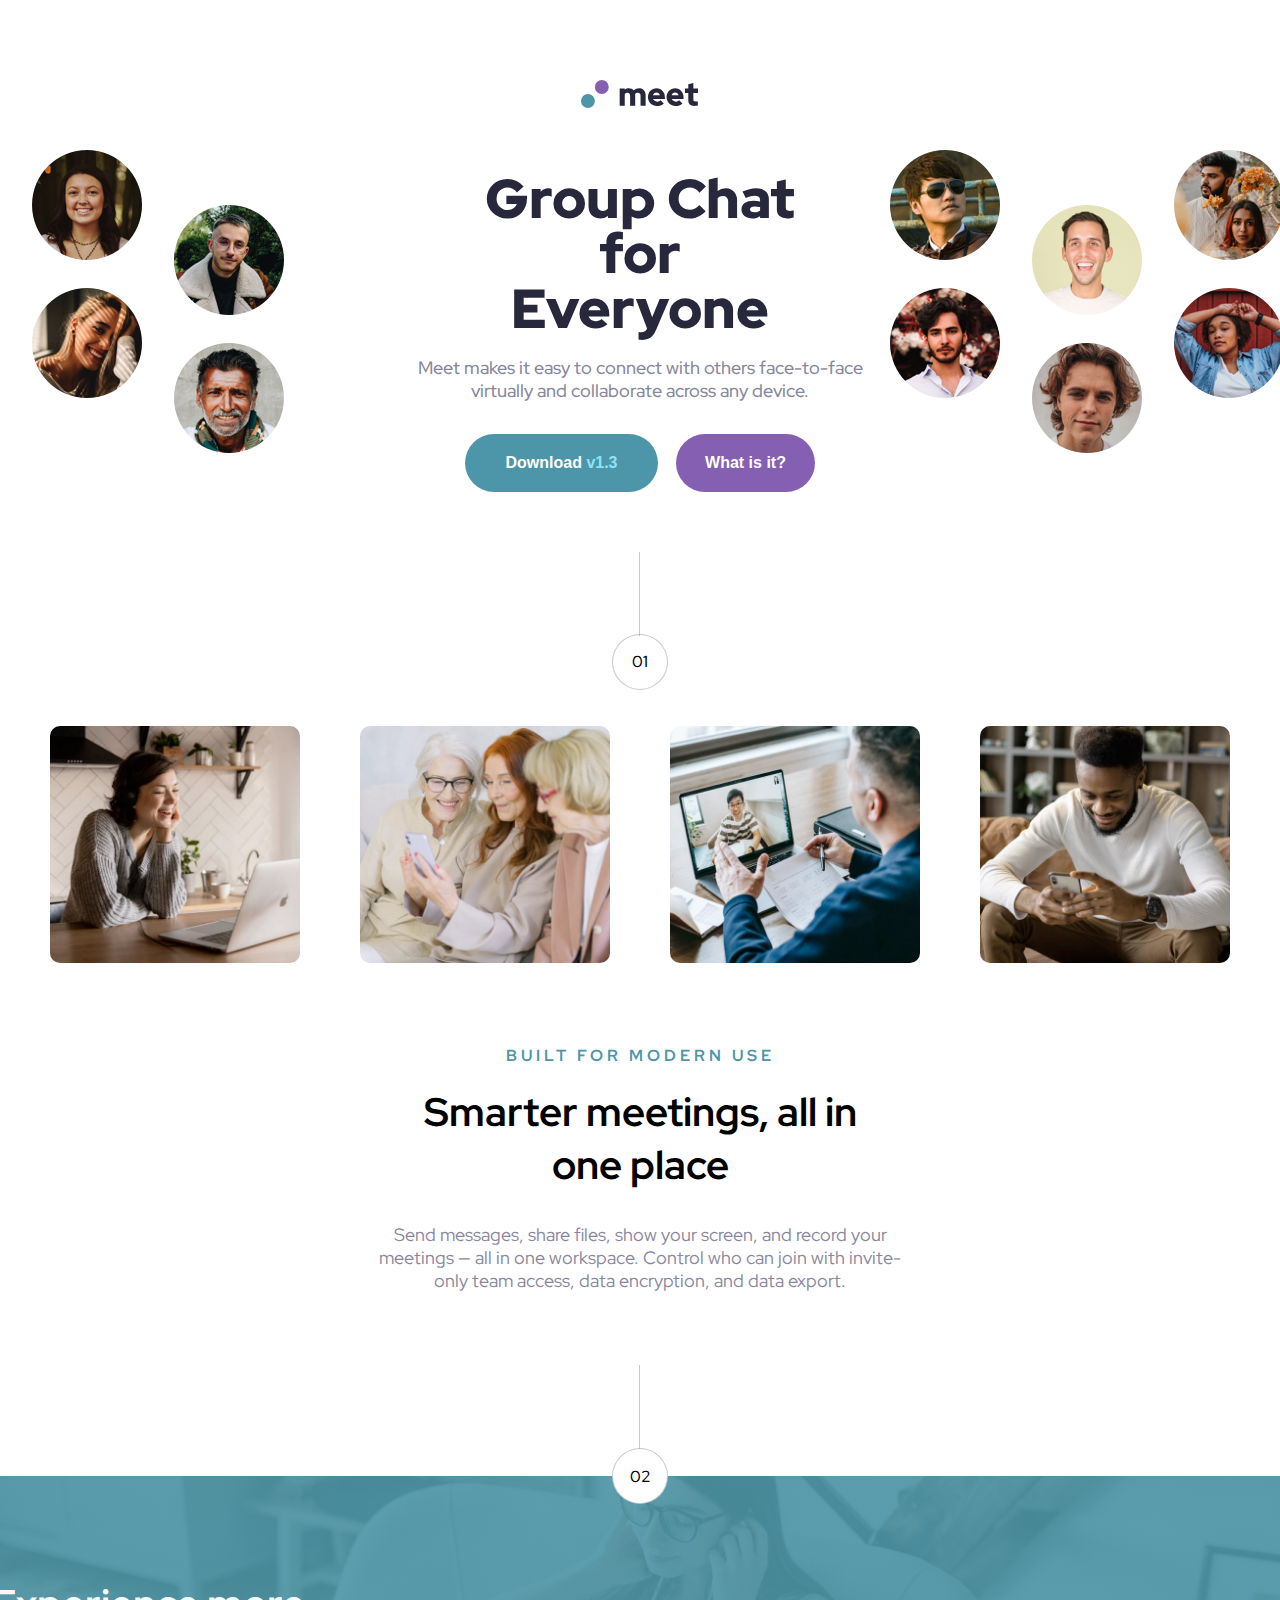
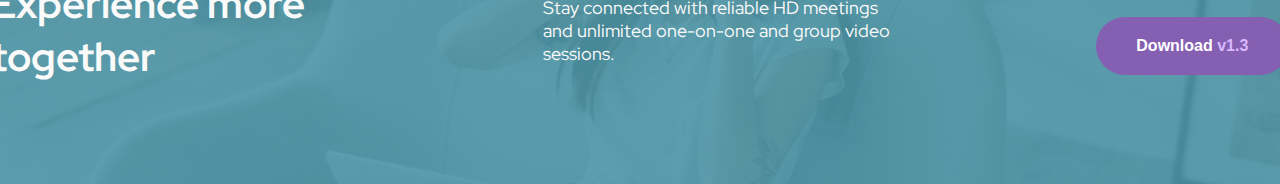
<file: index.html>
<!DOCTYPE html>
<html lang="en">
<head>
    <meta charset="UTF-8">
    <meta http-equiv="X-UA-Compatible" content="IE=edge">
    <meta name="viewport" content="width=device-width, initial-scale=1.0">

    <link rel="perconnect" href="https://fonts.gstatic.com">
    <link  href="https://fonts.googleapis.com/css2?family=Red+Hat+Display&display=swap" rel="stylesheet">
    <link rel="icon" type="image/png" sizes="32x32" href="./assets/favicon-32x32.png">
    <link rel="stylesheet" href="styles.css">

    <title>Meet Landing page</title>
  </head>
  <body>

    <section class="reading">
      <div class="content">
        <div class="logo-div"><img src="./assets/logo.svg" alt="logo" class="logo"/></div>
        <div class="mobile-group-image"></div>
        <div class="header">
          <div class="left"></div>
          <div class="text-wrapper">
            <p id="title">Group Chat for Everyone</p>
            <p class="heading">Meet makes it easy to connect with others face-to-face virtually
              and collaborate across any device.</p>
             <div id="top-buttons"> 
              <button class="downloadbtn">Download <span>v1.3</span> </button>
              <button class="whatbtn">What is it?</button>
             </div> 
      
          </div>

          <div class="right">
          </div>
  
          </div>
          <div class="one">
            <p class="number">01</p>
            <div class="imageGalleryContainer">
              <img src="./assets/desktop/image-woman-in-videocall.jpg" alt=""/>
              <img src="./assets/desktop/image-women-videochatting.jpg"  alt=""/>
              <img src="./assets/desktop/image-men-in-meeting.jpg" alt=""/>
              <img src="./assets/desktop/image-man-texting.jpg" alt=""/>
            </div>
          </div>
          <div class="textcontent">
            <h2>Built for modern use</h2>
            <h1>Smarter meetings, all in one place</h1>
            <p>
              Send messages, share files, show your screen, and record your
              meetings — all in one workspace. Control who can join with
              invite-only team access, data encryption, and data export.
            </p>
          </div>

          <div class="two">
            <p class="number">02</p>
            <h1>Experience more together</h1>
            <p class="footer_summary">
              Stay connected with reliable HD meetings and unlimited one-on-one
              and group video sessions.
            </p>
            <div class="footer-button"> <button class="btn">Download <span>v1.3</span></div>
              
            </button>

          </div>
        </div>
      </div>
    </section>
  </body>
</html>
</file>
<file: styles.css>
* {
  margin: 0;
  padding: 0;
  box-sizing: border-box;
}

html {
  font-size: 62.5%;
  font-family: "Red Hat Display", sans-serif;
}

@media only screen and (min-width: 821px){
 
.reading {

  display: flex;
  align-items: center;
  justify-content: center;
}

.content {
  display: flex;
  flex-direction: column;
  align-items: center;
  justify-content: center;
}

.logo {
  margin-top: 8rem;
  width: 11.8rem;
}

.header {
  display: flex;
  align-items: center;
  margin-bottom: 6rem;

}

.left {
  background-image: url(./assets/desktop/image-hero-left.png);
  background-repeat: no-repeat;
  width: 50rem;
  height: 30.3rem;
}

.right {
  background-image: url(./assets/desktop/image-hero-right.png);
  background-repeat: no-repeat;
  width: 50rem;
  height: 30.3rem;
}

.text-wrapper {
  text-align: center;
  padding-top: 6rem;

}

#title{
  font-size: 5.5rem;
  font-weight: 900;
  line-height:  5.5rem; 
  margin-bottom: 3.4rem;
  font-style: normal;
  color: #28283d;
  width: 350px;
  margin: 0 auto 0 auto;

}

.heading {
  font-weight: 500;
  font-size: 1.8rem;
  color: #87879d;
  width: 500px;
  margin-top: 20px;
}

#top-buttons{
  text-align: center;
}

.downloadbtn {
  width: 19.3rem;
  height: 5.8rem;
  border-radius: 35px;
  border: none;
  font-size: 1.6rem;
  font-weight: 800;
  color: white;
  margin-top: 3.2rem;
  background-color:#4D96A9 ;
  
}

.downloadbtn span {
  color: #8fe3f9;
}

.downloadbtn:hover {
  background-color: #71C0D4;
  cursor: pointer;
}

.whatbtn {
  width: 13.9rem;
  height: 5.8rem;
  border-radius: 35px;
  border: none;
  background-color:#855FB1;
  font-size: 1.6rem;
  font-weight: 800;
  color: white;
  margin-left: 1.6rem;
  
}

.whatbtn:hover {
  background-color: #B18BDD;
  cursor: pointer;
}


.one {
  display: flex;
  flex-direction: column;
  align-items: center;
  justify-content: center;
  position: relative;
  margin-top: 11rem;
}

.one p {
  width: 5.6rem;
  height: 5.6rem;
  border: 1px solid #87879d73;
  border-radius: 50%;
  display: flex;
  align-items: center;
  justify-content: center;
  font-size: 1.6rem;
}

.one p::before {
  content: "";
  height: 8.4rem;
  border-left: 1px solid #87879d73;
  position: absolute;
  top: -8.3rem;
  transform: translateX(-100%);
}

.imageGalleryContainer {
  display: flex;
  align-items: center;
  justify-content: center;
  margin-top: 6.4rem;
  overflow: hidden;
}

.imageGalleryContainer img {
  width: 25rem;
  margin: 0 3rem;
  border-radius: 10px;
}

.textcontent {
  margin-top: 8rem;
  text-align: center;
  display: flex;
  flex-direction: column;
  align-items: center;
  justify-content: center;
}

.textcontent h2 {
  font-size: 1.6rem;
  color: #4d96a9;
  line-height: 2.6rem;
  letter-spacing: 0.4rem;
  font-family: "Red Hat Display", sans-serif;
  text-transform: uppercase;
  margin-bottom: 1.6rem;
}

.textcontent h1 {
  font-size: 4rem;
  font-weight: 700;
  width: 45rem;
  margin-bottom: 3.2rem;
}

.textcontent p {
  font-size: 1.8rem;
  width: 54rem;
  color: #87879d;
}

.two {
  width: 100%;
  height: 30.8rem;
  background-image: linear-gradient(
      hsla(192, 37%, 48%, 0.9),
      hsla(192, 37%, 48%, 0.9)
    ),
    url(./assets/desktop/image-footer.jpg);
  background-repeat: no-repeat;
  background-size: cover;
  background-color: hsl(192, 37%, 48%);
  margin-top: 18.4rem;
  display: flex;
  align-items: center;
  justify-content: space-around;
  position: relative;
}

.number {
  width: 5.6rem;
  height: 5.6rem;
  border: 1px solid #87879d73;
  border-radius: 50%;
  display: flex;
  align-items: center;
  justify-content: center;
  font-size: 1.6rem;
  position: absolute;
  top: 0;
  left: 50%;
  transform: translate(-50%, -50%);
  background-color: white;
  font-weight: 500;
}

.number::before {
  content: "";
  height: 8.4rem;
  border-left: 1px solid #87879d73;
  position: absolute;
  top: -8.4rem;
  transform: translateX(-100%);
}

.two h1 {
  font-size: 4rem;
  font-weight: 700;
  width: 35rem;
  color: #fafafa;
}

.footer_summary {
  font-size: 1.8rem;
  width: 35rem;
  color: #fafafa;
}

.btn {
  width: 19.3rem;
  height: 5.8rem;
  border-radius: 35px;
  border: none;
  font-size: 1.6rem;
  font-weight: 800;
  color: white;
  margin-top: 3.2rem;
  background-color: #855FB1;
}

.btn:hover{
  background-color:#B18BDD;
  cursor: pointer;
}
.btn span{
  color:#D9B8FF ;
}
}



/* tablet view */
@media only screen and (min-width: 768px) and (max-width: 820px) {
 .logo-div{
  display: flex;
  justify-content: center;
 }


  .right{
    display: none;
  }
  .left{
    display: none;
  }
  

  .imageGalleryContainer {
    width: 689px;
  
  }

  .imageGalleryContainer img {
    width: 164px;
    height: 156px;
    border-radius: 10px;
    }
  

  .textcontent p {
    font-size: 1.6rem;
  }

  .two {
   
    height: 428px;
    flex-direction: column;
    text-align: center;
    background-image: linear-gradient(
        hsla(192, 37%, 48%, 0.9),
        hsla(192, 37%, 48%, 0.9)
      ),
      url(./assets/tablet/image-footer.jpg);
  }
.two h1{
  margin-top: 30px;
}
  .btn{
    margin-bottom: 40px;
  }
}

/* moblie view */
@media only screen and (min-width: 375px) and (max-width: 767px) {
  .logo-div{
    display: flex;
    justify-content: center;
    margin-top: 48px;
  }
.mobile-group-image{
  width: 375px;
  height: 153px;
  background-image: url(/assets/tablet/image-hero.png); 
  background-repeat: no-repeat;
  background-size: cover;
  margin-top: 40px;

}
#title{
  font-style: normal;
  font-weight: 900;
  font-size: 40px;
  line-height: 44px;
  width: 250px;
  text-align: center;
  color:#28283D ;
}
  .text-wrapper {
    padding-top: 4.8rem;
    display: flex;
    flex-direction: column;
    align-items: center;
    justify-content: center;
    padding-bottom: 5.7rem;
  }

  .text-wrapper h1 {
    font-size: 4rem;
    width: 25rem;
  }

  .heading {
    font-weight: 500;
    font-size: 16px;
    line-height: 26px;
    color: #87879d;
    width: 500px;
    margin-top: 20px;
    text-align: center;
    width: 300px;
    margin: 20px auto 20px auto;
  }


  .downloadbtn {
    width: 19.3rem;
    height: 5.8rem;
    border-radius: 35px;
    border: none;
    font-size: 1.6rem;
    font-weight: 800;
    color: white;
    margin-top: 3.2rem;
    background-color:#4D96A9 ;
    
  }
  
  .downloadbtn span {
    color: #8fe3f9;
  }
  
  .downloadbtn:hover {
    background-color: #71C0D4;
    cursor: pointer;
  }
  
  .whatbtn {
    width: 13.9rem;
    height: 5.8rem;
    border-radius: 35px;
    border: none;
    background-color:#855FB1;
    font-size: 1.6rem;
    font-weight: 800;
    color: white;
  }
  
  .whatbtn:hover {
    background-color: #B18BDD;
    cursor: pointer;
  }
  #top-buttons{
    display: flex;
    flex-direction: column;
    align-items: center;
    gap: 15px;
  }
  .one {
    display: flex;
    flex-direction: column;
    align-items: center;
    justify-content: center;
    position: relative;
    margin-top: 11rem;
  }
  
  .one p {
    width: 5.6rem;
    height: 5.6rem;
    border: 1px solid #87879d73;
    border-radius: 50%;
    display: flex;
    align-items: center;
    justify-content: center;
    font-size: 1.6rem;
    position: absolute;
    top: 0;
  }
  
  .one p::before {
    content: "";
    height: 8.4rem;
    border-left: 1px solid #87879d73;
    position: absolute;
    top: -8.3rem;
    transform: translateX(-100%);
  }
  .number {
    width: 5.6rem;
    height: 5.6rem;
    border: 1px solid #87879d73;
    border-radius: 50%;
    display: flex;
    align-items: center;
    justify-content: center;
    font-size: 1.6rem;
    position: absolute; 
    left: 50%;
    transform: translate(-50%, -50%);
    background-color: white;
    font-weight: 500;
    margin: 0 auto 0 auto;
  }
  
  .number::before {
    content: "";
    height: 8.4rem;
    border-left: 1px solid #87879d73;
    position: absolute;
    top: -8.4rem;
    transform: translateX(-100%);
  }
  .imageGalleryContainer {
    
    margin-top: 100px;
    text-align: center;
    display: grid;
    grid-template-columns: 1fr 1fr;
    gap: 18px;

    
  }

  .imageGalleryContainer img {
    width: 151px;
    height: 143px;
    border-radius: 10px;
    
  }

  .textcontent {
    margin-top: 8rem;
    text-align: center;
    display: flex;
    flex-direction: column;
    align-items: center;
    justify-content: center;
  }
  
  .textcontent h2 {
    font-size: 16px;
    color: #4d96a9;
    line-height: 26px;
    letter-spacing: 4px;
    font-family: "Red Hat Display", sans-serif;
    text-transform: uppercase;
    margin-bottom: 1.6rem;
 
  }
  
  .textcontent h1 {
    font-size: 32px;
    font-weight: 900;
    width: 280px;
    margin-bottom: 3.2rem;
    line-height: 36px;
  }
  
  .textcontent p {
    font-size: 16px;
    line-height: 26px;
    width: 54rem;
    color: #87879d;
    width: 280px;
    font-weight: 500;
  }
  .two {
    background-image: linear-gradient(
        hsla(192, 37%, 48%, 0.9),
        hsla(192, 37%, 48%, 0.9)
      ),
      url(./assets/mobile/image-footer.jpg);
    margin-top: 18rem;
    height: 510px;
    display: flex;
    flex-direction: column ;

  }

  .two h1 {
    font-style: normal;
    font-size: 32px;
    font-weight: 900;
    width: 250px;
    line-height: 36px;
    margin: 110px auto 0 auto;
    text-align: center;
    color: #FAFAFA;
  }

  .footer_summary {
    width: 300px;
    font-style: normal;
    font-size: 18px;
    font-weight: 500;
    line-height: 26px;
    text-align: center;
    color: #FAFAFA;
    margin: 50px auto 0 auto;
  }
  .btn {
    width: 19.3rem;
    height: 5.8rem;
    border-radius: 35px;
    border: none;
    font-size: 1.6rem;
    font-weight: 800;
    color: white;
    margin-top: 3.2rem;
    background-color: #855FB1;
    
  }
  .footer-button{
    display: flex;
    justify-content: center;
    margin-top: 50px;
  }
  .btn span{
    color:#D9B8FF ;
  }
}
</file>
